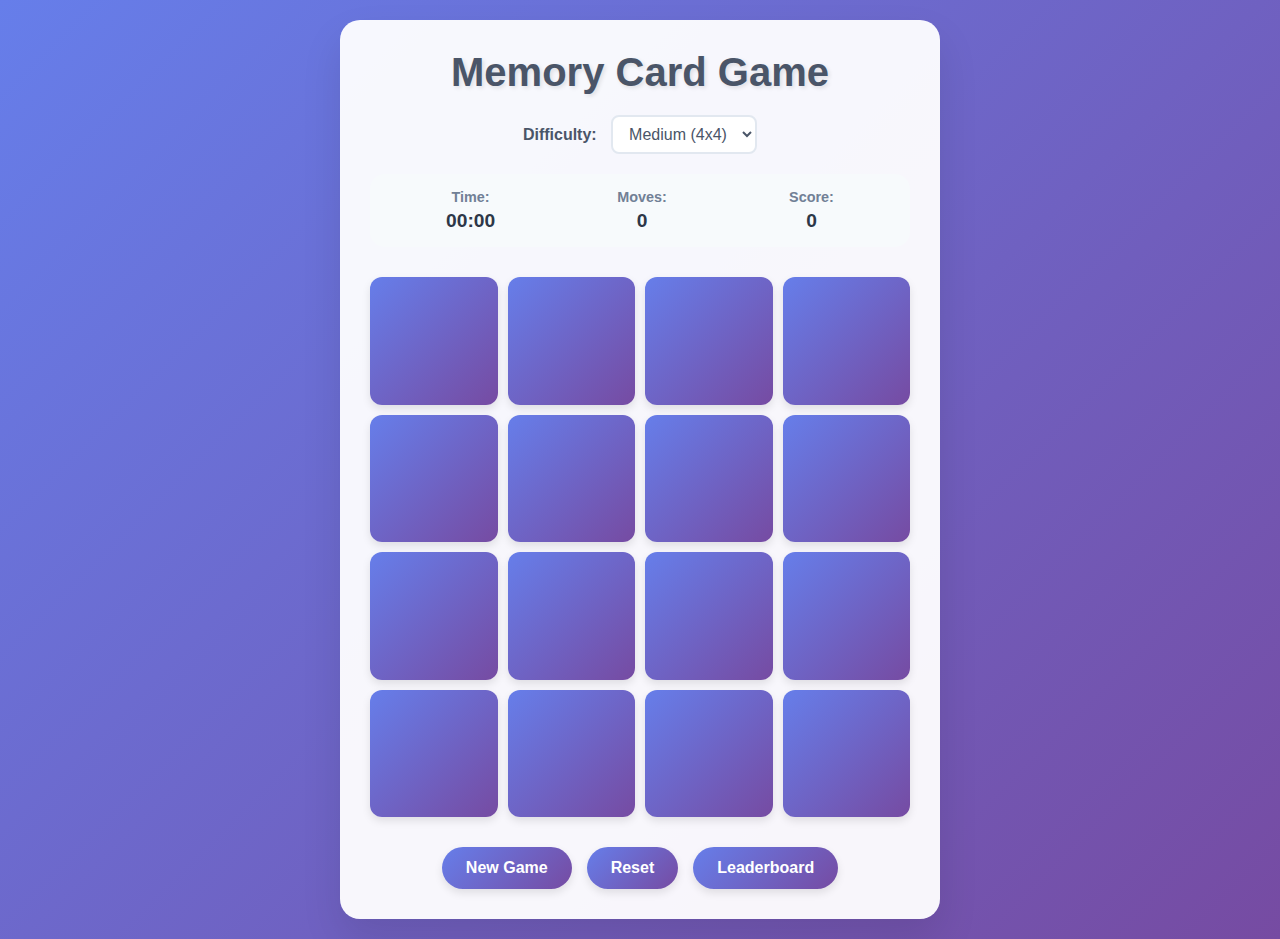
<file: index.html>
<!DOCTYPE html>
<html lang="en">
<head>
    <!-- Basic HTML5 document setup -->
    <meta charset="UTF-8">
    <meta name="viewport" content="width=device-width, initial-scale=1.0">
    <title>Memory Card Game</title>
    
    <!-- Link to external stylesheet -->
    <link rel="stylesheet" href="style.css">
</head>
<body>
    <!-- Main game container with responsive design -->
    <div class="container">
        <!-- Game header with title, difficulty selector, and statistics -->
        <header>
            <h1>Memory Card Game</h1>
            
            <!-- Difficulty selector dropdown -->
            <div class="difficulty-selector">
                <label for="difficulty">Difficulty:</label>
                <select id="difficulty" class="difficulty-dropdown">
                    <option value="easy">Easy (4x4)</option>
                    <option value="medium" selected>Medium (4x4)</option>
                    <option value="hard">Hard (6x6)</option>
                </select>
            </div>
            
            <!-- Game statistics display -->
            <div class="game-stats">
                <div class="stat">
                    <span class="stat-label">Time:</span>
                    <span id="timer">00:00</span>
                </div>
                <div class="stat">
                    <span class="stat-label">Moves:</span>
                    <span id="moves">0</span>
                </div>
                <div class="stat">
                    <span class="stat-label">Score:</span>
                    <span id="score">0</span>
                </div>
            </div>
        </header>

        <!-- Main game area -->
        <main>
            <!-- Dynamic game board where cards are generated -->
            <div class="game-board" id="gameBoard">
                <!-- Cards will be generated by JavaScript -->
            </div>
            
            <!-- Game control buttons -->
            <div class="game-controls">
                <button id="newGameBtn" class="btn">New Game</button>
                <button id="pauseBtn" class="btn btn-pause" style="display: none;">Pause</button>
                <button id="resetBtn" class="btn">Reset</button>
                <button id="leaderboardBtn" class="btn">Leaderboard</button>
            </div>
            
            <!-- Collapsible leaderboard section -->
            <div id="leaderboardSection" class="leaderboard-section" style="display: none;">
                <h3>🏆 Top Scores</h3>
                <div id="leaderboardList" class="leaderboard-list">
                    <!-- Leaderboard entries will be populated by JavaScript -->
                </div>
                <button id="closeLeaderboardBtn" class="btn btn-secondary">Close</button>
            </div>
        </main>

        <!-- Game completion modal overlay -->
        <div id="gameOverModal" class="modal">
            <div class="modal-content">
                <h2>Congratulations!</h2>
                <p>You completed the game!</p>
                <div class="final-stats">
                    <p>Time: <span id="finalTime"></span></p>
                    <p>Moves: <span id="finalMoves"></span></p>
                    <p>Score: <span id="finalScore"></span></p>
                    <p id="newHighScore" class="new-high-score" style="display: none;">🎉 New High Score! 🎉</p>
                </div>
                <div class="modal-buttons">
                    <button id="playAgainBtn" class="btn">Play Again</button>
                    <button id="viewLeaderboardBtn" class="btn btn-secondary">View Leaderboard</button>
                </div>
            </div>
        </div>

        <!-- Pause game modal overlay -->
        <div id="pauseModal" class="modal">
            <div class="modal-content">
                <h2>⏸️ Game Paused</h2>
                <p>Take a break! Your progress is saved.</p>
                <div class="pause-stats">
                    <p>Current Time: <span id="pauseTime"></span></p>
                    <p>Moves Made: <span id="pauseMoves"></span></p>
                    <p>Pairs Found: <span id="pausePairs"></span></p>
                </div>
                <div class="modal-buttons">
                    <button id="resumeBtn" class="btn">Resume Game</button>
                    <button id="newGameFromPauseBtn" class="btn btn-secondary">New Game</button>
                </div>
            </div>
        </div>
    </div>

    <!-- JavaScript files -->
    <script src="script.js"></script>
    <script src="test.js"></script>
</body>
</html>
</file>
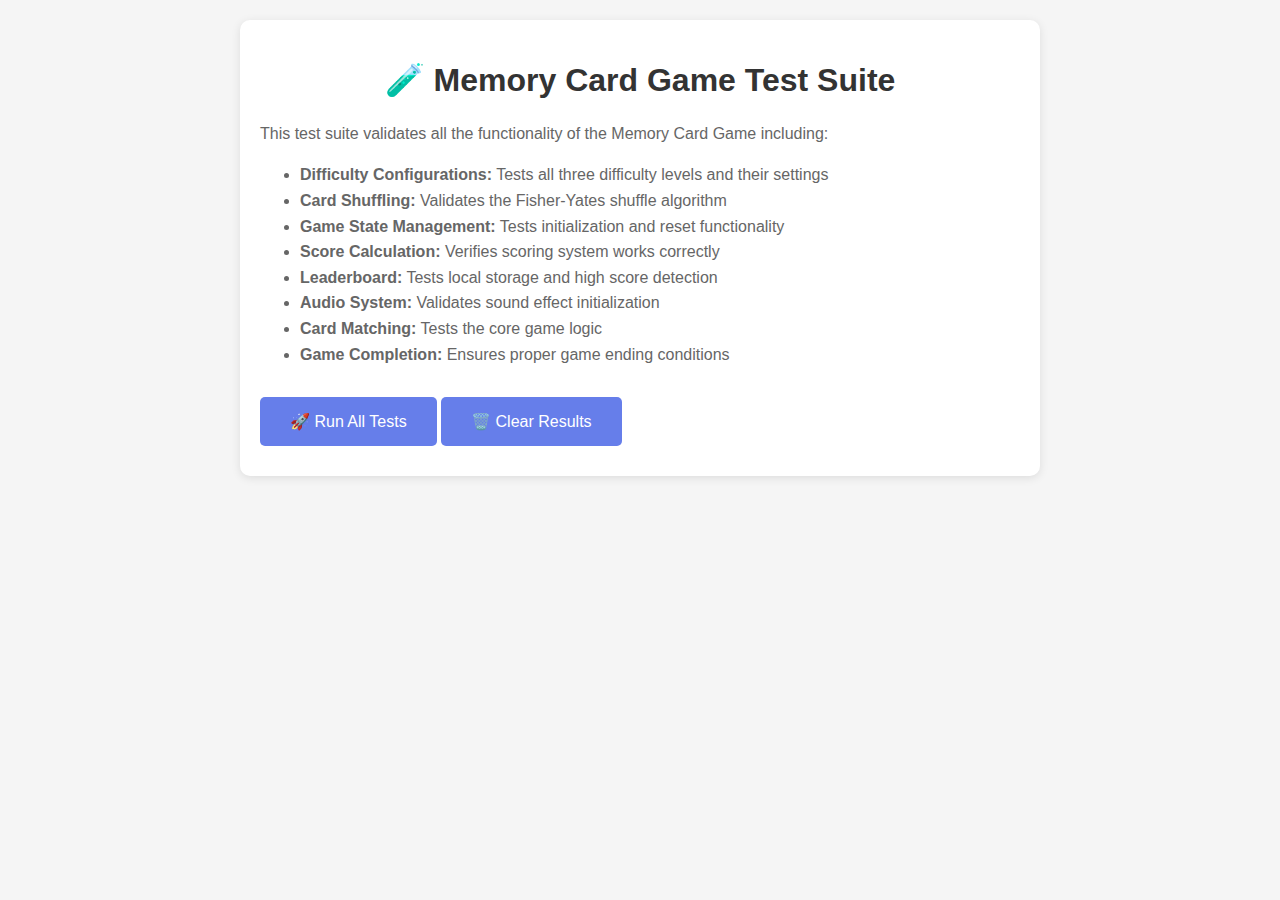
<file: test.html>
<!DOCTYPE html>
<html lang="en">
<head>
    <!-- Test Suite HTML - Provides a user-friendly interface for running game tests -->
    <meta charset="UTF-8">
    <meta name="viewport" content="width=device-width, initial-scale=1.0">
    <title>Memory Card Game - Test Suite</title>
    <style>
        body {
            font-family: Arial, sans-serif;
            max-width: 800px;
            margin: 0 auto;
            padding: 20px;
            background-color: #f5f5f5;
        }
        .test-container {
            background: white;
            padding: 20px;
            border-radius: 10px;
            box-shadow: 0 2px 10px rgba(0,0,0,0.1);
        }
        .test-button {
            background: #667eea;
            color: white;
            border: none;
            padding: 15px 30px;
            border-radius: 5px;
            font-size: 16px;
            cursor: pointer;
            margin: 10px 0;
        }
        .test-button:hover {
            background: #5a6fd8;
        }
        .test-results {
            margin-top: 20px;
            padding: 15px;
            border-radius: 5px;
            background: #f8f9fa;
            border-left: 4px solid #667eea;
        }
        .test-output {
            background: #000;
            color: #0f0;
            padding: 15px;
            border-radius: 5px;
            font-family: monospace;
            font-size: 14px;
            max-height: 400px;
            overflow-y: auto;
            white-space: pre-wrap;
        }
        h1 {
            color: #333;
            text-align: center;
        }
        .description {
            color: #666;
            margin-bottom: 20px;
            line-height: 1.6;
        }
    </style>
</head>
<body>
    <div class="test-container">
        <h1>🧪 Memory Card Game Test Suite</h1>
        
        <div class="description">
            <p>This test suite validates all the functionality of the Memory Card Game including:</p>
            <ul>
                <li><strong>Difficulty Configurations:</strong> Tests all three difficulty levels and their settings</li>
                <li><strong>Card Shuffling:</strong> Validates the Fisher-Yates shuffle algorithm</li>
                <li><strong>Game State Management:</strong> Tests initialization and reset functionality</li>
                <li><strong>Score Calculation:</strong> Verifies scoring system works correctly</li>
                <li><strong>Leaderboard:</strong> Tests local storage and high score detection</li>
                <li><strong>Audio System:</strong> Validates sound effect initialization</li>
                <li><strong>Card Matching:</strong> Tests the core game logic</li>
                <li><strong>Game Completion:</strong> Ensures proper game ending conditions</li>
            </ul>
        </div>
        
        <button class="test-button" onclick="runTests()">🚀 Run All Tests</button>
        <button class="test-button" onclick="clearResults()">🗑️ Clear Results</button>
        
        <div id="test-results" class="test-results" style="display: none;">
            <h3>Test Results:</h3>
            <div id="test-output" class="test-output"></div>
        </div>
    </div>

    <script src="script.js"></script>
    <script src="test.js"></script>
    <script>
        function runTests() {
            const resultsDiv = document.getElementById('test-results');
            const outputDiv = document.getElementById('test-output');
            
            resultsDiv.style.display = 'block';
            outputDiv.textContent = '';
            
            // Capture console output
            const originalLog = console.log;
            const logs = [];
            console.log = function(...args) {
                logs.push(args.join(' '));
                originalLog.apply(console, args);
            };
            
            try {
                const testSuite = new MemoryGameTests();
                const success = testSuite.runAllTests();
                
                // Display results
                outputDiv.textContent = logs.join('\n');
                
                if (success) {
                    outputDiv.style.borderLeft = '4px solid #28a745';
                    outputDiv.style.backgroundColor = '#d4edda';
                    outputDiv.style.color = '#155724';
                } else {
                    outputDiv.style.borderLeft = '4px solid #dc3545';
                    outputDiv.style.backgroundColor = '#f8d7da';
                    outputDiv.style.color = '#721c24';
                }
                
            } catch (error) {
                outputDiv.textContent = `Test suite error: ${error.message}`;
                outputDiv.style.borderLeft = '4px solid #dc3545';
                outputDiv.style.backgroundColor = '#f8d7da';
                outputDiv.style.color = '#721c24';
            } finally {
                console.log = originalLog;
            }
        }
        
        function clearResults() {
            document.getElementById('test-results').style.display = 'none';
            document.getElementById('test-output').textContent = '';
        }
        
        // Auto-run tests on page load (optional)
        // window.addEventListener('load', () => {
        //     setTimeout(runTests, 1000);
        // });
    </script>
</body>
</html>
</file>
<file: style.css>
/**
 * Memory Card Game - Enhanced Stylesheet
 * 
 * A comprehensive CSS file providing:
 * - Modern, responsive design
 * - Smooth animations and transitions
 * - Difficulty-based grid layouts
 * - Beautiful card flip effects
 * - Leaderboard styling
 * - Mobile-friendly responsive design
 * 
 * @author Enhanced Memory Game
 * @version 2.0
 * @since 2024
 */

/* ==========================================================================
   RESET AND BASE STYLES
   ========================================================================== */
* {
  margin: 0;
  padding: 0;
  box-sizing: border-box;
}

/* Main body styling with gradient background */
body {
  font-family: 'Arial', sans-serif;
  background: linear-gradient(
    135deg,
    #667eea 0%,
    #764ba2 100%
  ); /* Beautiful gradient background */
  min-height: 100vh; /* Full viewport height */
  display: flex; /* Flexbox for centering */
  justify-content: center; /* Horizontal centering */
  align-items: center; /* Vertical centering */
  color: #333; /* Dark gray text */
}

/* ==========================================================================
   MAIN CONTAINER
   ========================================================================== */

/* Main game container with glass-morphism effect */
.container {
  background: rgba(255, 255, 255, 0.95); /* Semi-transparent white background */
  border-radius: 20px; /* Rounded corners */
  padding: 30px; /* Internal spacing */
  box-shadow: 0 20px 40px rgba(0, 0, 0, 0.1); /* Subtle shadow for depth */
  max-width: 600px; /* Maximum width for larger screens */
  width: 100%; /* Full width on smaller screens */
  margin: 20px; /* External spacing */
}

/* ==========================================================================
   HEADER AND NAVIGATION
   ========================================================================== */

/* Game header styling */
header {
  text-align: center; /* Center all header content */
  margin-bottom: 30px; /* Space below header */
}

h1 {
  color: #4a5568;
  font-size: 2.5rem;
  margin-bottom: 20px;
  text-shadow: 2px 2px 4px rgba(0, 0, 0, 0.1);
}

/* Difficulty Selector */
.difficulty-selector {
  margin-bottom: 20px;
}

.difficulty-selector label {
  color: #4a5568;
  font-weight: bold;
  margin-right: 10px;
}

.difficulty-dropdown {
  background: white;
  border: 2px solid #e2e8f0;
  border-radius: 8px;
  padding: 8px 12px;
  font-size: 1rem;
  color: #4a5568;
  cursor: pointer;
  transition: all 0.3s ease;
}

.difficulty-dropdown:hover {
  border-color: #667eea;
}

.difficulty-dropdown:focus {
  outline: none;
  border-color: #667eea;
  box-shadow: 0 0 0 3px rgba(102, 126, 234, 0.1);
}

.game-stats {
  display: flex;
  justify-content: space-around;
  background: #f7fafc;
  padding: 15px;
  border-radius: 15px;
  margin-bottom: 20px;
}

.stat {
  text-align: center;
}

.stat-label {
  display: block;
  font-weight: bold;
  color: #718096;
  font-size: 0.9rem;
  margin-bottom: 5px;
}

.stat span:last-child {
  font-size: 1.2rem;
  color: #2d3748;
  font-weight: bold;
}

/* ==========================================================================
   GAME BOARD AND CARDS
   ========================================================================== */

/* Main game board grid container */
.game-board {
  display: grid; /* CSS Grid layout */
  grid-template-columns: repeat(4, 1fr); /* Default 4-column grid */
  gap: 10px; /* Space between cards */
  margin-bottom: 30px; /* Space below board */
  perspective: 1000px; /* 3D perspective for card flips */
}

/* Different grid sizes for difficulty levels */
.game-board.easy {
  grid-template-columns: repeat(4, 1fr);
}

.game-board.medium {
  grid-template-columns: repeat(4, 1fr);
}

.game-board.hard {
  grid-template-columns: repeat(6, 1fr);
}

.card {
  aspect-ratio: 1;
  position: relative;
  cursor: pointer;
  transform-style: preserve-3d;
  transition: transform 0.3s;
}

.card.flipped {
  transform: rotateY(180deg);
}

.card.matched {
  opacity: 0.7;
  cursor: default;
}

.card-face {
  position: absolute;
  width: 100%;
  height: 100%;
  border-radius: 12px;
  display: flex;
  justify-content: center;
  align-items: center;
  font-size: 2rem;
  font-weight: bold;
  backface-visibility: hidden;
  box-shadow: 0 4px 8px rgba(0, 0, 0, 0.1);
  transition: all 0.3s ease;
}

.card-back {
  background: linear-gradient(135deg, #667eea 0%, #764ba2 100%);
  color: white;
  transform: rotateY(0deg);
}

.card-front {
  background: white;
  color: #4a5568;
  transform: rotateY(180deg);
  border: 2px solid #e2e8f0;
}

.card:hover .card-back {
  transform: scale(1.05);
  box-shadow: 0 6px 12px rgba(0, 0, 0, 0.15);
}

.card.matched .card-front {
  background: linear-gradient(135deg, #48bb78 0%, #38a169 100%);
  color: white;
  border-color: #38a169;
}

/* Game controls */
.game-controls {
  display: flex;
  justify-content: center;
  gap: 15px;
}

.btn {
  background: linear-gradient(135deg, #667eea 0%, #764ba2 100%);
  color: white;
  border: none;
  padding: 12px 24px;
  border-radius: 25px;
  font-size: 1rem;
  font-weight: bold;
  cursor: pointer;
  transition: all 0.3s ease;
  box-shadow: 0 4px 8px rgba(0, 0, 0, 0.1);
}

.btn:hover {
  transform: translateY(-2px);
  box-shadow: 0 6px 12px rgba(0, 0, 0, 0.15);
}

.btn:active {
  transform: translateY(0);
}

.btn-secondary {
  background: linear-gradient(135deg, #718096 0%, #4a5568 100%);
}

.btn-secondary:hover {
  background: linear-gradient(135deg, #4a5568 0%, #2d3748 100%);
}

/* Pause button specific styling */
.btn-pause {
  background: linear-gradient(135deg, #f6ad55 0%, #ed8936 100%);
}

.btn-pause:hover {
  background: linear-gradient(135deg, #ed8936 0%, #dd6b20 100%);
}

.btn-resume {
  background: linear-gradient(135deg, #48bb78 0%, #38a169 100%);
}

.btn-resume:hover {
  background: linear-gradient(135deg, #38a169 0%, #2f855a 100%);
}

/* Modal styles */
.modal {
  display: none;
  position: fixed;
  z-index: 1000;
  left: 0;
  top: 0;
  width: 100%;
  height: 100%;
  background-color: rgba(0, 0, 0, 0.5);
  backdrop-filter: blur(5px);
}

.modal.show {
  display: flex;
  justify-content: center;
  align-items: center;
}

.modal-content {
  background: white;
  padding: 40px;
  border-radius: 20px;
  text-align: center;
  box-shadow: 0 20px 40px rgba(0, 0, 0, 0.2);
  max-width: 400px;
  width: 90%;
  animation: modalSlideIn 0.3s ease-out;
}

@keyframes modalSlideIn {
  from {
    opacity: 0;
    transform: translateY(-50px);
  }
  to {
    opacity: 1;
    transform: translateY(0);
  }
}

.modal-content h2 {
  color: #4a5568;
  margin-bottom: 15px;
  font-size: 2rem;
}

.modal-content p {
  color: #718096;
  margin-bottom: 20px;
}

.final-stats {
  background: #f7fafc;
  padding: 20px;
  border-radius: 15px;
  margin: 20px 0;
}

.final-stats p {
  margin: 8px 0;
  font-size: 1.1rem;
}

.final-stats span {
  font-weight: bold;
  color: #2d3748;
}

/* Pause modal stats styling */
.pause-stats {
  background: #f7fafc;
  padding: 20px;
  border-radius: 15px;
  margin: 20px 0;
}

.pause-stats p {
  margin: 8px 0;
  font-size: 1.1rem;
}

.pause-stats span {
  font-weight: bold;
  color: #2d3748;
}

.new-high-score {
  color: #e53e3e !important;
  font-weight: bold;
  font-size: 1.2rem;
  margin-top: 10px;
}

.modal-buttons {
  display: flex;
  gap: 15px;
  justify-content: center;
  margin-top: 20px;
}

/* Leaderboard styles */
.leaderboard-section {
  background: #f7fafc;
  border-radius: 15px;
  padding: 20px;
  margin-top: 20px;
  text-align: center;
}

.leaderboard-section h3 {
  color: #4a5568;
  margin-bottom: 15px;
  font-size: 1.5rem;
}

.leaderboard-list {
  margin-bottom: 20px;
}

.leaderboard-entry {
  display: flex;
  justify-content: space-between;
  align-items: center;
  background: white;
  padding: 10px 15px;
  margin: 8px 0;
  border-radius: 8px;
  box-shadow: 0 2px 4px rgba(0, 0, 0, 0.1);
}

.leaderboard-entry.rank-1 {
  background: linear-gradient(135deg, #ffd700 0%, #ffed4e 100%);
}

.leaderboard-entry.rank-2 {
  background: linear-gradient(135deg, #c0c0c0 0%, #e2e8f0 100%);
}

.leaderboard-entry.rank-3 {
  background: linear-gradient(135deg, #cd7f32 0%, #d69e2e 100%);
}

.leaderboard-rank {
  font-weight: bold;
  font-size: 1.1rem;
}

.leaderboard-score {
  font-weight: bold;
  color: #2d3748;
}

.leaderboard-details {
  font-size: 0.9rem;
  color: #718096;
}

/* Responsive design */
@media (max-width: 768px) {
  .container {
    margin: 10px;
    padding: 20px;
  }

  h1 {
    font-size: 2rem;
  }

  .game-stats {
    flex-direction: column;
    gap: 10px;
  }

  .stat {
    display: flex;
    justify-content: space-between;
    align-items: center;
  }

  .stat-label {
    margin-bottom: 0;
  }

  .game-board {
    gap: 8px;
  }

  .card-face {
    font-size: 1.5rem;
  }

  .game-controls {
    flex-direction: column;
    align-items: center;
  }

  .btn {
    width: 200px;
  }

  .modal-buttons {
    flex-direction: column;
    align-items: center;
  }

  .leaderboard-entry {
    flex-direction: column;
    gap: 5px;
    text-align: center;
  }
}

@media (max-width: 480px) {
  .card-face {
    font-size: 1.2rem;
  }

  .game-board {
    gap: 6px;
  }
}

/* Animation for card matching */
@keyframes matchAnimation {
  0% {
    transform: scale(1);
  }
  50% {
    transform: scale(1.1);
  }
  100% {
    transform: scale(1);
  }
}

.card.matched .card-front {
  animation: matchAnimation 0.6s ease-in-out;
}

/* Loading animation */
@keyframes pulse {
  0% {
    opacity: 1;
  }
  50% {
    opacity: 0.5;
  }
  100% {
    opacity: 1;
  }
}

.card.loading {
  animation: pulse 1s infinite;
}
</file>
